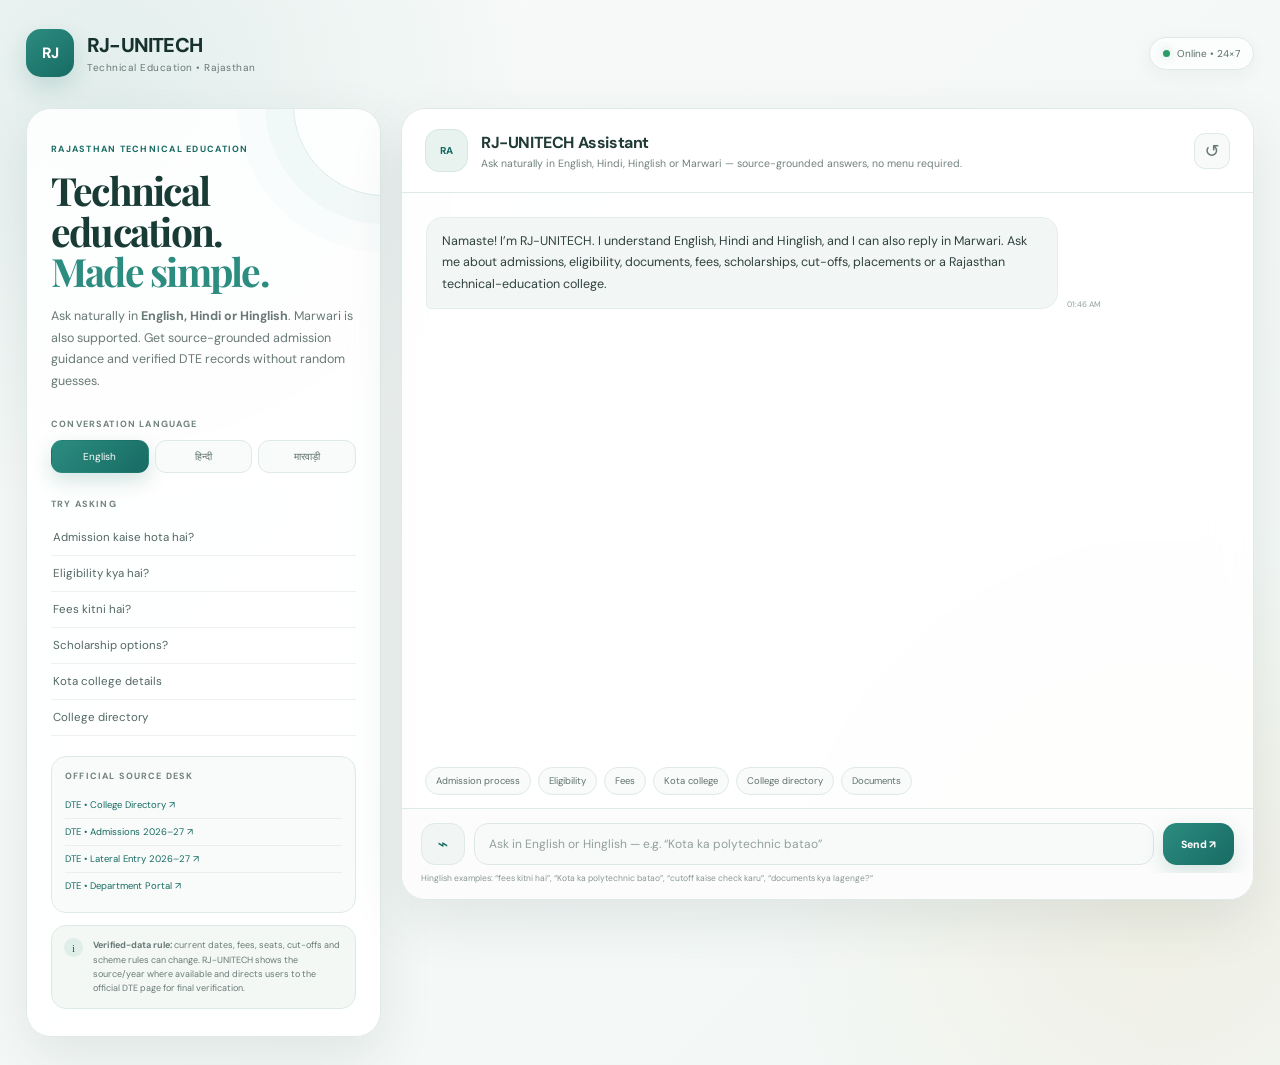
<file: chatbot/index.html>
<!doctype html>
<html lang="en">
<head>
<meta charset="UTF-8"><meta name="viewport" content="width=device-width,initial-scale=1.0">
<title>RJ-UNITECH — Rajasthan Technical Education Assistant</title>
<meta name="description" content="RJ-UNITECH — multilingual technical education admission assistant for Rajasthan.">
<link rel="stylesheet" href="./styles.css?v=20260924-fix5">
</head>
<body>
<div class="app-shell">
<header class="topbar">
<div class="brand"><div class="brand-mark">RJ</div><div><div class="brand-name">RJ-UNITECH</div><div class="brand-sub">Technical Education • Rajasthan</div></div></div>
<div class="status"><span class="dot"></span><span id="statusText">Online • 24×7</span></div>
</header>
<main class="layout">
<aside class="side-panel">
<div class="side-intro"><span class="eyebrow">RAJASTHAN TECHNICAL EDUCATION</span><h1>Technical education.<br><em>Made simple.</em></h1><p>Ask naturally in <b>English, Hindi or Hinglish</b>. Marwari is also supported. Get source-grounded admission guidance and verified DTE records without random guesses.</p></div>
<div class="language-box"><label>Conversation language</label><div class="lang-grid"><button class="lang active" data-lang="en">English</button><button class="lang" data-lang="hi">हिन्दी</button><button class="lang" data-lang="mrw">मारवाड़ी</button></div></div>
<div class="quick-box"><label>Try asking</label>
<button class="quick" data-q="Rajasthan me admission kaise hota hai?">Admission kaise hota hai?</button>
<button class="quick" data-q="Eligibility kya hai for diploma?">Eligibility kya hai?</button>
<button class="quick" data-q="fees kitni hai?">Fees kitni hai?</button>
<button class="quick" data-q="scholarship ke options kya hain?">Scholarship options?</button>
<button class="quick" data-q="Government Polytechnic College Kota ke bare me batao">Kota college details</button>
<button class="quick" data-q="Rajasthan me saare government polytechnic colleges dikhao">College directory</button>
</div>
<div class="source-box"><label>Official source desk</label>
<a href="https://hte.rajasthan.gov.in/DepartmentofTechnicalEducation/91469" target="_blank" rel="noopener">DTE • College Directory ↗</a>
<a href="https://hte.rajasthan.gov.in/DepartmentofTechnicalEducation/31012" target="_blank" rel="noopener">DTE • Admissions 2026–27 ↗</a>
<a href="https://hte.rajasthan.gov.in/DepartmentofTechnicalEducation/31013" target="_blank" rel="noopener">DTE • Lateral Entry 2026–27 ↗</a>
<a href="https://hte.rajasthan.gov.in/DepartmentofTechnicalEducation/30717" target="_blank" rel="noopener">DTE • Department Portal ↗</a>
</div>
<div class="notice"><span>i</span><p><b>Verified-data rule:</b> current dates, fees, seats, cut-offs and scheme rules can change. RJ-UNITECH shows the source/year where available and directs users to the official DTE page for final verification.</p></div>
</aside>
<section class="chat-card">
<div class="chat-head"><div class="bot-avatar">RA</div><div><h2>RJ-UNITECH Assistant</h2><p id="headSub">Ask naturally in English, Hindi, Hinglish or Marwari — source-grounded answers, no menu required.</p></div><button id="clearBtn" class="icon-btn" title="Clear conversation">↺</button></div>
<div id="messages" class="messages" aria-live="polite"></div><div class="suggestions" id="suggestions"></div>
<div class="composer"><button id="voiceBtn" class="voice-btn" title="Voice input">⌁</button><input id="userInput" autocomplete="off" placeholder="Try: “Rajasthan me admission kaise hota hai?”"><button id="sendBtn" class="send-btn" type="button">Send <span>↗</span></button></div>
<div class="composer-note">Hinglish examples: “fees kitni hai”, “Kota ka polytechnic batao”, “cutoff kaise check karu”, “documents kya lagenge?”</div>
</section>
</main>
</div>
<script src="./config.js?v=20260924-fix5"></script><script src="./app.js?v=20260924-fix5"></script>
<script>
(function(){
  const input=document.getElementById("userInput");
  const messages=document.getElementById("messages");
  const sendBtn=document.getElementById("sendBtn");
  if(!input||!messages||!sendBtn)return;
  function fallbackSend(){
    const q=(input.value||"").trim();
    if(!q)return;
    const row=document.createElement("div");
    row.className="msg user";
    const bubble=document.createElement("div");
    bubble.className="bubble";
    bubble.textContent=q;
    row.appendChild(bubble);
    messages.appendChild(row);
    input.value="";
    const reply=document.createElement("div");
    reply.className="msg";
    const rb=document.createElement("div");
    rb.className="bubble";
    const s=q.toLowerCase();
    if(s.includes("kota")&&(s.includes("polytechnic")||s.includes("college"))){
      rb.textContent="Government Polytechnic College, Kota\nDistrict: Kota\nEstablished: 1959\nPhone: 0744-2365538\nAddress: DCM Road, Kota 324007\n\nSource: Official DTE College Directory — https://hte.rajasthan.gov.in/DepartmentofTechnicalEducation/91469";
    }else if(s.includes("fee")||s.includes("fees")||q.includes("फीस")){
      rb.textContent="Fee kis college/course ki? College ka naam, city ya course batao. Main random fee amount nahi bataunga.";
    }else if(s.includes("admission")||s.includes("admission kaise")||q.includes("एडमिशन")){
      rb.textContent="2026–27 admission ke liye official DTE First Year Admissions page par Admission Form, Notification, Central Admission Process aur Booklet available hain.\n\nSource: https://hte.rajasthan.gov.in/DepartmentofTechnicalEducation/31012";
    }else{
      rb.textContent="RJ-UNITECH is working. Ask me about Rajasthan technical colleges, admissions, eligibility, fees, scholarships, cut-offs or documents.";
    }
    reply.appendChild(rb);
    messages.appendChild(reply);
    messages.scrollTop=messages.scrollHeight;
  }
  const handler=(typeof window.send==="function")?window.send:fallbackSend;
  sendBtn.onclick=handler;
  input.addEventListener("keydown",function(e){if(e.key==="Enter"){e.preventDefault();handler();}});
})();
</script>
</body></html>
</file>
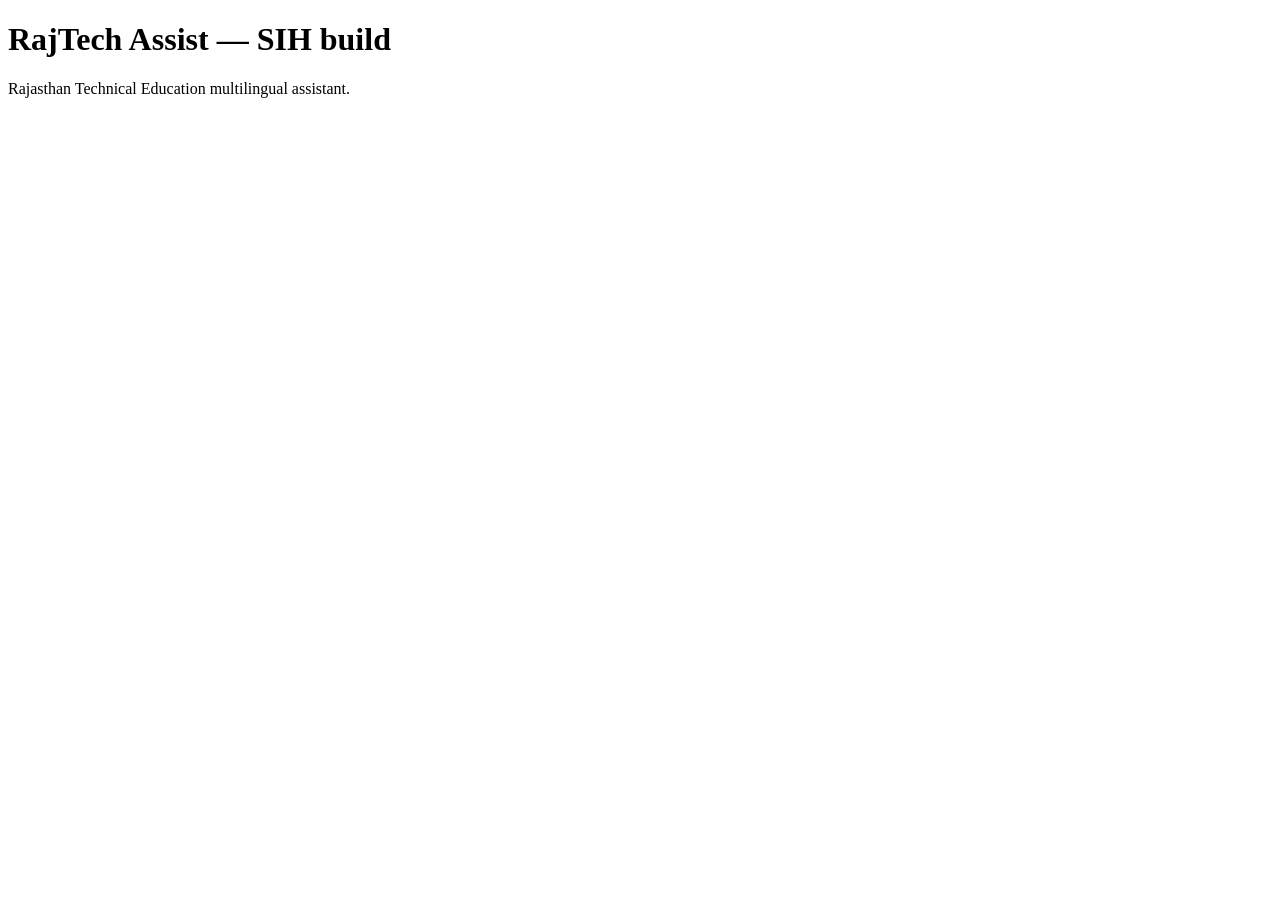
<file: chatbot/sih.html>
<!doctype html><html><head><meta charset='utf-8'><meta name='viewport' content='width=device-width,initial-scale=1'><title>RajTech Assist — SIH</title></head><body><h1>RajTech Assist — SIH build</h1><p>Rajasthan Technical Education multilingual assistant.</p></body></html>
</file>
<file: chatbot/styles.css>
@import url('https://fonts.googleapis.com/css2?family=DM+Sans:wght@400;500;600;700&family=Manrope:wght@400;500;600;700;800&family=Playfair+Display:wght@600;700&display=swap');
:root{--bg:#f5f8f7;--panel:#ffffff;--panel2:#eef5f2;--primary:#176b63;--primary2:#2c8c80;--accent:#d5a84a;--cream:#fbfcf9;--text:#20302d;--muted:#687976;--line:#dfe9e5;--soft:#f3f7f5;--green:#2c9b68;--shadow:0 20px 55px rgba(40,70,64,.10)}
*{box-sizing:border-box}html{background:var(--bg)}body{margin:0;background:radial-gradient(circle at 8% 8%,rgba(44,140,128,.10),transparent 28%),radial-gradient(circle at 90% 85%,rgba(213,168,74,.10),transparent 26%),linear-gradient(135deg,#f8faf9,#f2f7f5);font-family:'DM Sans',Manrope,system-ui,sans-serif;color:var(--text);min-height:100vh}button,input{font:inherit}
.app-shell{max-width:1480px;margin:auto;min-height:100vh;padding:18px 26px 28px}.topbar{height:70px;display:flex;align-items:center;justify-content:space-between}.brand{display:flex;align-items:center;gap:13px}.brand-mark{width:48px;height:48px;border-radius:15px;background:linear-gradient(145deg,var(--primary2),var(--primary));color:white;display:grid;place-items:center;font-weight:800;font-size:15px;letter-spacing:-.05em;box-shadow:0 10px 24px rgba(23,107,99,.18)}.brand-name{font-size:20px;font-weight:800;letter-spacing:-.04em;color:#17312d}.brand-sub{font-size:10px;color:var(--muted);margin-top:3px;letter-spacing:.05em}.status{font-size:10px;color:#57706a;border:1px solid var(--line);background:rgba(255,255,255,.75);padding:9px 13px;border-radius:999px;box-shadow:0 5px 18px rgba(40,70,64,.05)}.dot{display:inline-block;width:7px;height:7px;background:var(--green);border-radius:50%;margin-right:7px;box-shadow:0 0 10px rgba(44,155,104,.35)}
.layout{display:grid;grid-template-columns:355px minmax(0,1fr);gap:20px;max-width:1260px;margin:20px auto 0}.side-panel,.chat-card{background:rgba(255,255,255,.88);border:1px solid var(--line);border-radius:25px;box-shadow:var(--shadow);backdrop-filter:blur(18px)}.side-panel{padding:27px 24px;display:flex;flex-direction:column;position:relative;overflow:hidden}.side-panel:before{content:"";position:absolute;width:180px;height:180px;right:-95px;top:-95px;border-radius:50%;border:1px solid rgba(44,140,128,.16);box-shadow:0 0 0 28px rgba(44,140,128,.035),0 0 0 56px rgba(44,140,128,.02)}.eyebrow{font-size:9px;font-weight:700;color:var(--primary);letter-spacing:.14em}.side-intro h1{font-family:'Playfair Display',serif;font-size:39px;line-height:1.04;letter-spacing:-.045em;margin:13px 0 14px;color:#193b35}.side-intro h1 em{font-style:normal;color:var(--primary2)}.side-intro p{font-size:12.5px;line-height:1.75;color:var(--muted);margin:0}.language-box,.quick-box{margin-top:25px}.language-box label,.quick-box label,.source-box label{display:block;font-size:9px;font-weight:700;text-transform:uppercase;letter-spacing:.13em;color:#71827e;margin-bottom:10px}.lang-grid{display:grid;grid-template-columns:1fr 1fr 1fr;gap:6px}.lang{border:1px solid var(--line);background:#f8fbfa;border-radius:11px;padding:9px 4px;font-size:10px;cursor:pointer;color:#5f716d;transition:.2s}.lang:hover{border-color:#a7cbc4;color:var(--primary)}.lang.active{background:linear-gradient(135deg,var(--primary2),var(--primary));border-color:transparent;color:#fff;box-shadow:0 8px 20px rgba(23,107,99,.18)}.quick{display:block;width:100%;text-align:left;border:0;border-bottom:1px solid #edf2f0;background:none;padding:10px 2px;font-size:11.5px;color:#536764;cursor:pointer;transition:.2s}.quick:hover{color:var(--primary);padding-left:7px;background:#f4f9f7}.source-box{margin-top:20px;border:1px solid var(--line);border-radius:15px;padding:13px;background:#f8fbfa}.source-box a{display:block;text-decoration:none;color:var(--primary);font-size:9.5px;padding:7px 0;border-bottom:1px solid #e8efed}.source-box a:last-child{border-bottom:0}.source-box a:hover{color:#0d514a}.notice{margin-top:12px;background:#f3f8f5;border:1px solid #dceae5;border-radius:15px;padding:12px;display:flex;gap:10px}.notice span{width:19px;height:19px;border-radius:50%;background:#e0eee9;color:var(--primary);display:grid;place-items:center;font:11px serif;flex:none}.notice p{margin:0;color:#687a76;font-size:9px;line-height:1.6}
.chat-card{height:calc(100vh - 108px);min-height:680px;display:flex;flex-direction:column;overflow:hidden}.chat-head{display:flex;align-items:center;gap:13px;padding:20px 23px;border-bottom:1px solid var(--line);background:rgba(255,255,255,.92)}.bot-avatar{width:43px;height:43px;border-radius:14px;background:#e8f3f0;border:1px solid #d3e8e2;color:var(--primary);display:grid;place-items:center;font:800 10px 'DM Sans',sans-serif}.chat-head h2{font-size:16px;margin:0;letter-spacing:-.025em;color:#203a35}.chat-head p{font-size:10.5px;color:#71817e;margin:4px 0 0}.icon-btn{margin-left:auto;border:1px solid var(--line);background:#f7faf9;border-radius:11px;width:36px;height:36px;cursor:pointer;color:#687975;font-size:18px}.icon-btn:hover{border-color:#a8cbc4;color:var(--primary);background:#eef7f4}.messages{flex:1;padding:24px;overflow:auto;display:flex;flex-direction:column;gap:16px;min-height:0;scroll-behavior:smooth}.msg{display:flex;gap:9px;max-width:84%;animation:rise .22s ease}.msg.user{margin-left:auto;flex-direction:row-reverse}.bubble{padding:13px 15px;border-radius:16px 16px 16px 5px;background:#f2f6f4;border:1px solid #e5eeeb;color:#30423f;font-size:12.5px;line-height:1.7;white-space:pre-wrap}.user .bubble{background:linear-gradient(135deg,#2c8c80,#176b63);border-color:transparent;color:#fff;border-radius:16px 16px 5px 16px;box-shadow:0 9px 24px rgba(23,107,99,.16)}.time{font-size:8px;color:#91a09d;align-self:flex-end;white-space:nowrap}.suggestions{display:flex;gap:7px;flex-wrap:wrap;padding:0 23px 13px}.chip{border:1px solid var(--line);background:#f8fbfa;color:#60716e;border-radius:999px;padding:7px 10px;font-size:9.5px;cursor:pointer;transition:.2s}.chip:hover{border-color:#a8cbc4;color:var(--primary);background:#eef7f4}.composer{display:flex;gap:9px;padding:14px 19px 8px;border-top:1px solid var(--line);background:#fbfcfb}.composer input{flex:1;border:1px solid #dce7e3;background:#f7faf9;color:#233632;border-radius:14px;padding:12px 14px;outline:none;font-size:12px}.composer input::placeholder{color:#93a09d}.composer input:focus{border-color:#7fb9af;box-shadow:0 0 0 3px rgba(44,140,128,.09);background:#fff}.voice-btn,.send-btn{border-radius:14px;cursor:pointer}.voice-btn{width:44px;background:#f1f6f4;border:1px solid var(--line);color:var(--primary);font-size:18px}.voice-btn:hover{background:#e7f3f0}.send-btn{border:0;background:linear-gradient(135deg,var(--primary2),var(--primary));color:#fff;padding:0 18px;font-size:10.5px;font-weight:800;box-shadow:0 8px 20px rgba(23,107,99,.16)}.send-btn:hover{filter:brightness(1.06)}.composer-note{padding:0 19px 15px;background:#fbfcfb;color:#899894;font-size:8.5px}
@keyframes rise{from{opacity:0;transform:translateY(5px)}to{opacity:1;transform:none}}@media(max-width:900px){.layout{grid-template-columns:1fr}.side-panel{display:none}.chat-card{height:calc(100vh - 82px);min-height:600px}.app-shell{padding:10px}.topbar{height:55px}.status{display:none}.messages{padding:16px}.msg{max-width:92%}.bubble{font-size:12px}.brand-name{font-size:18px}}
</file>
